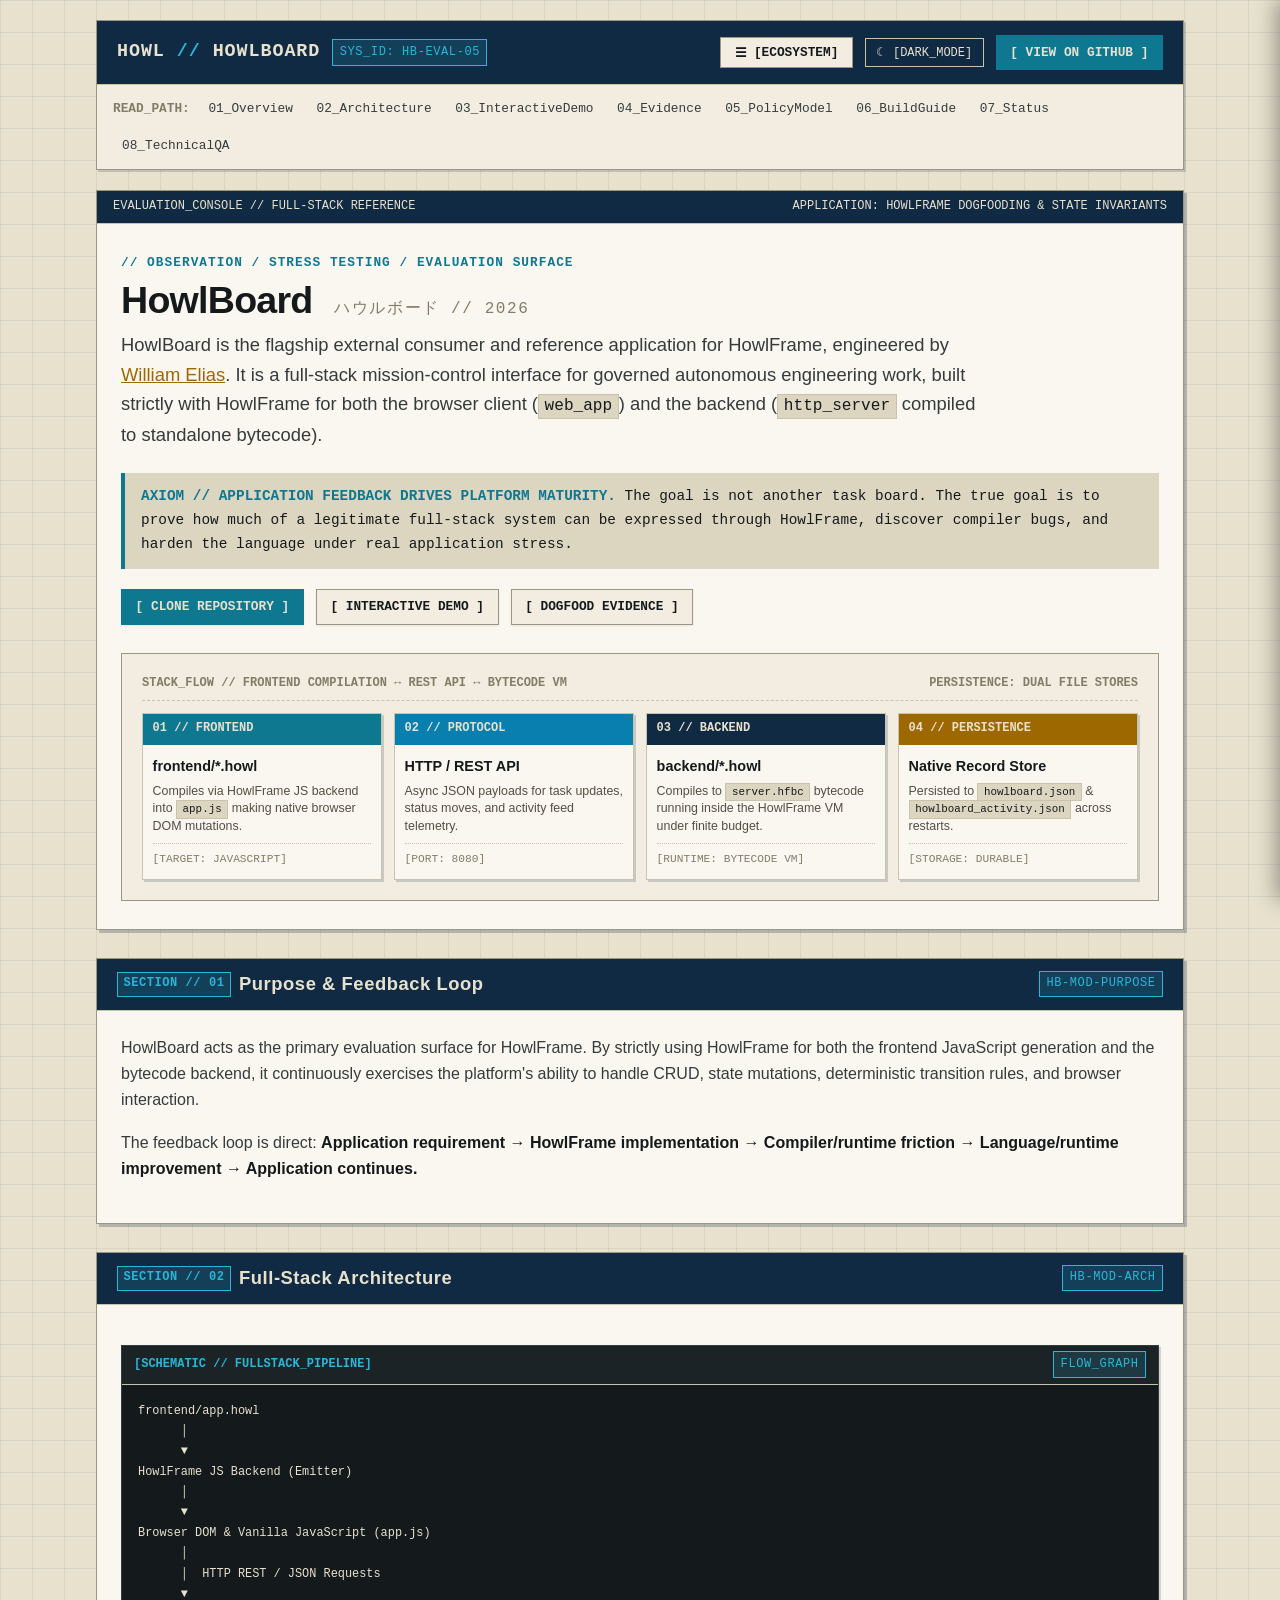
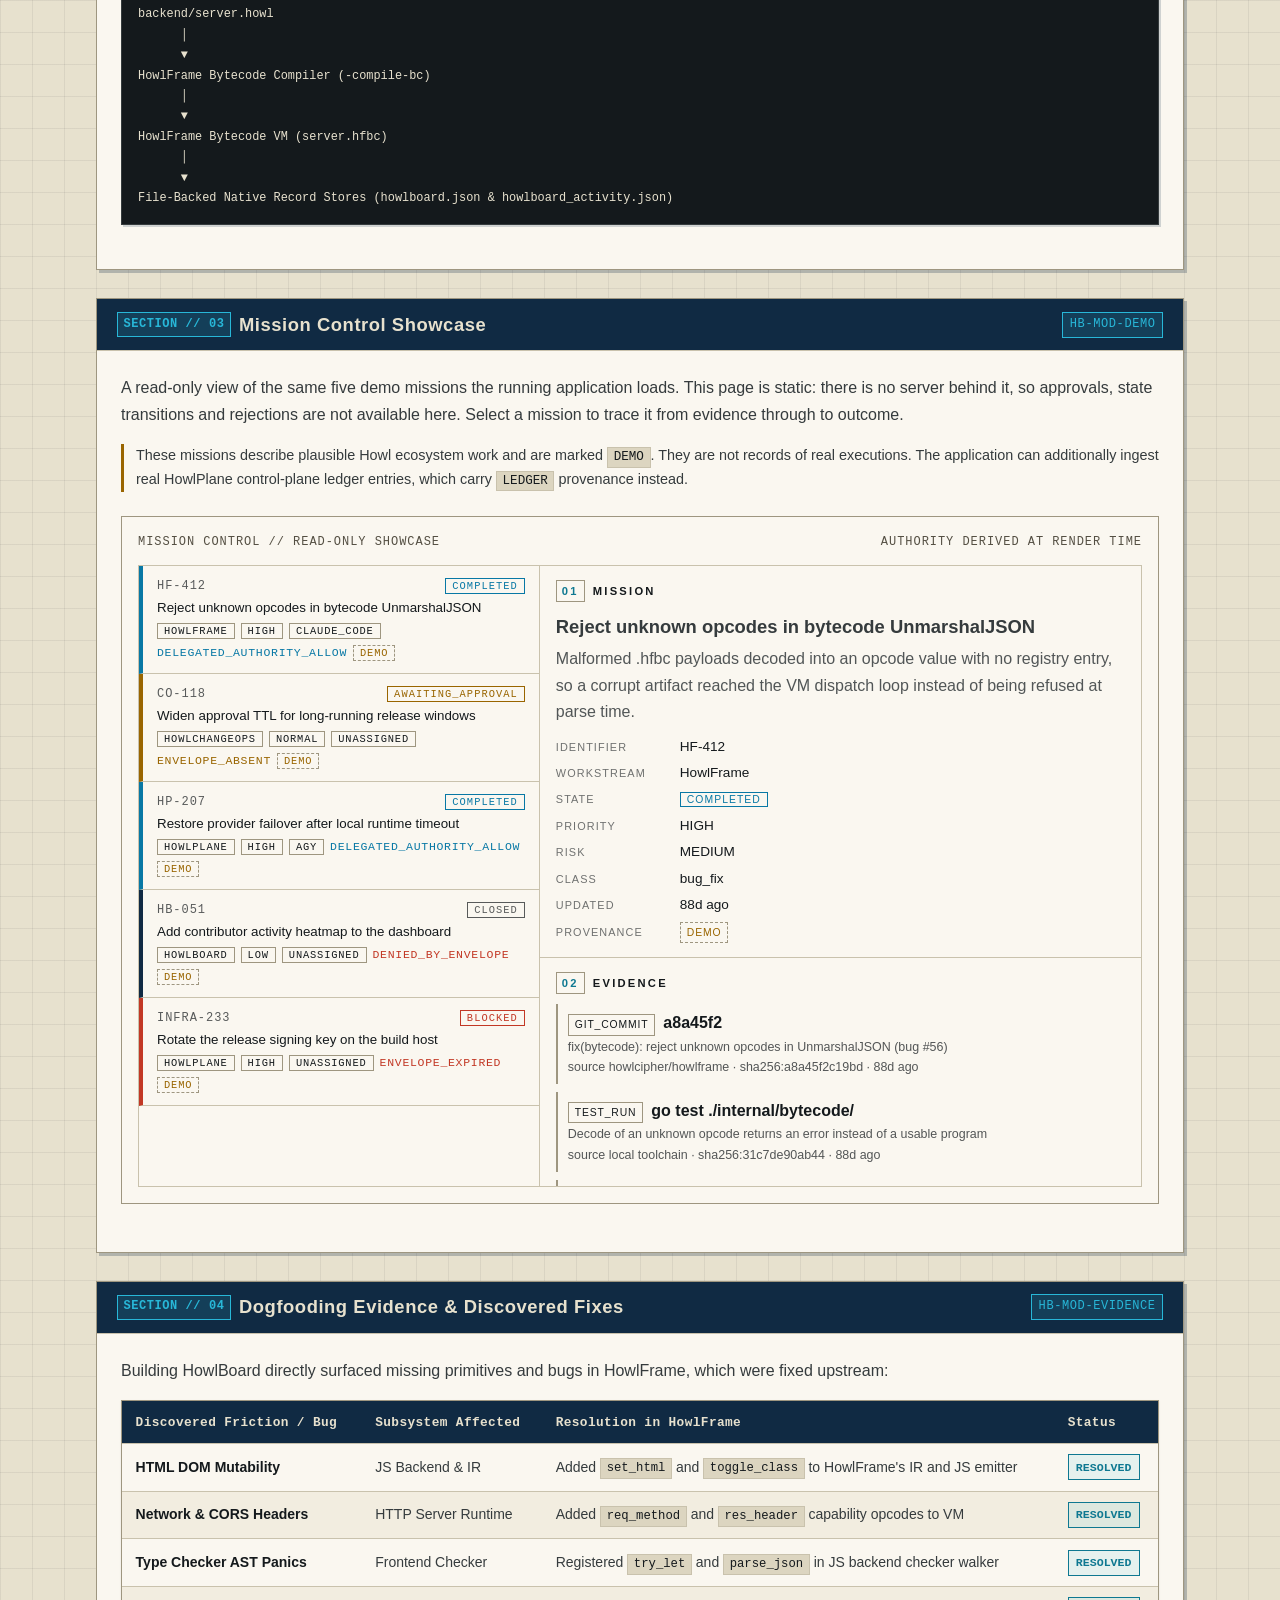
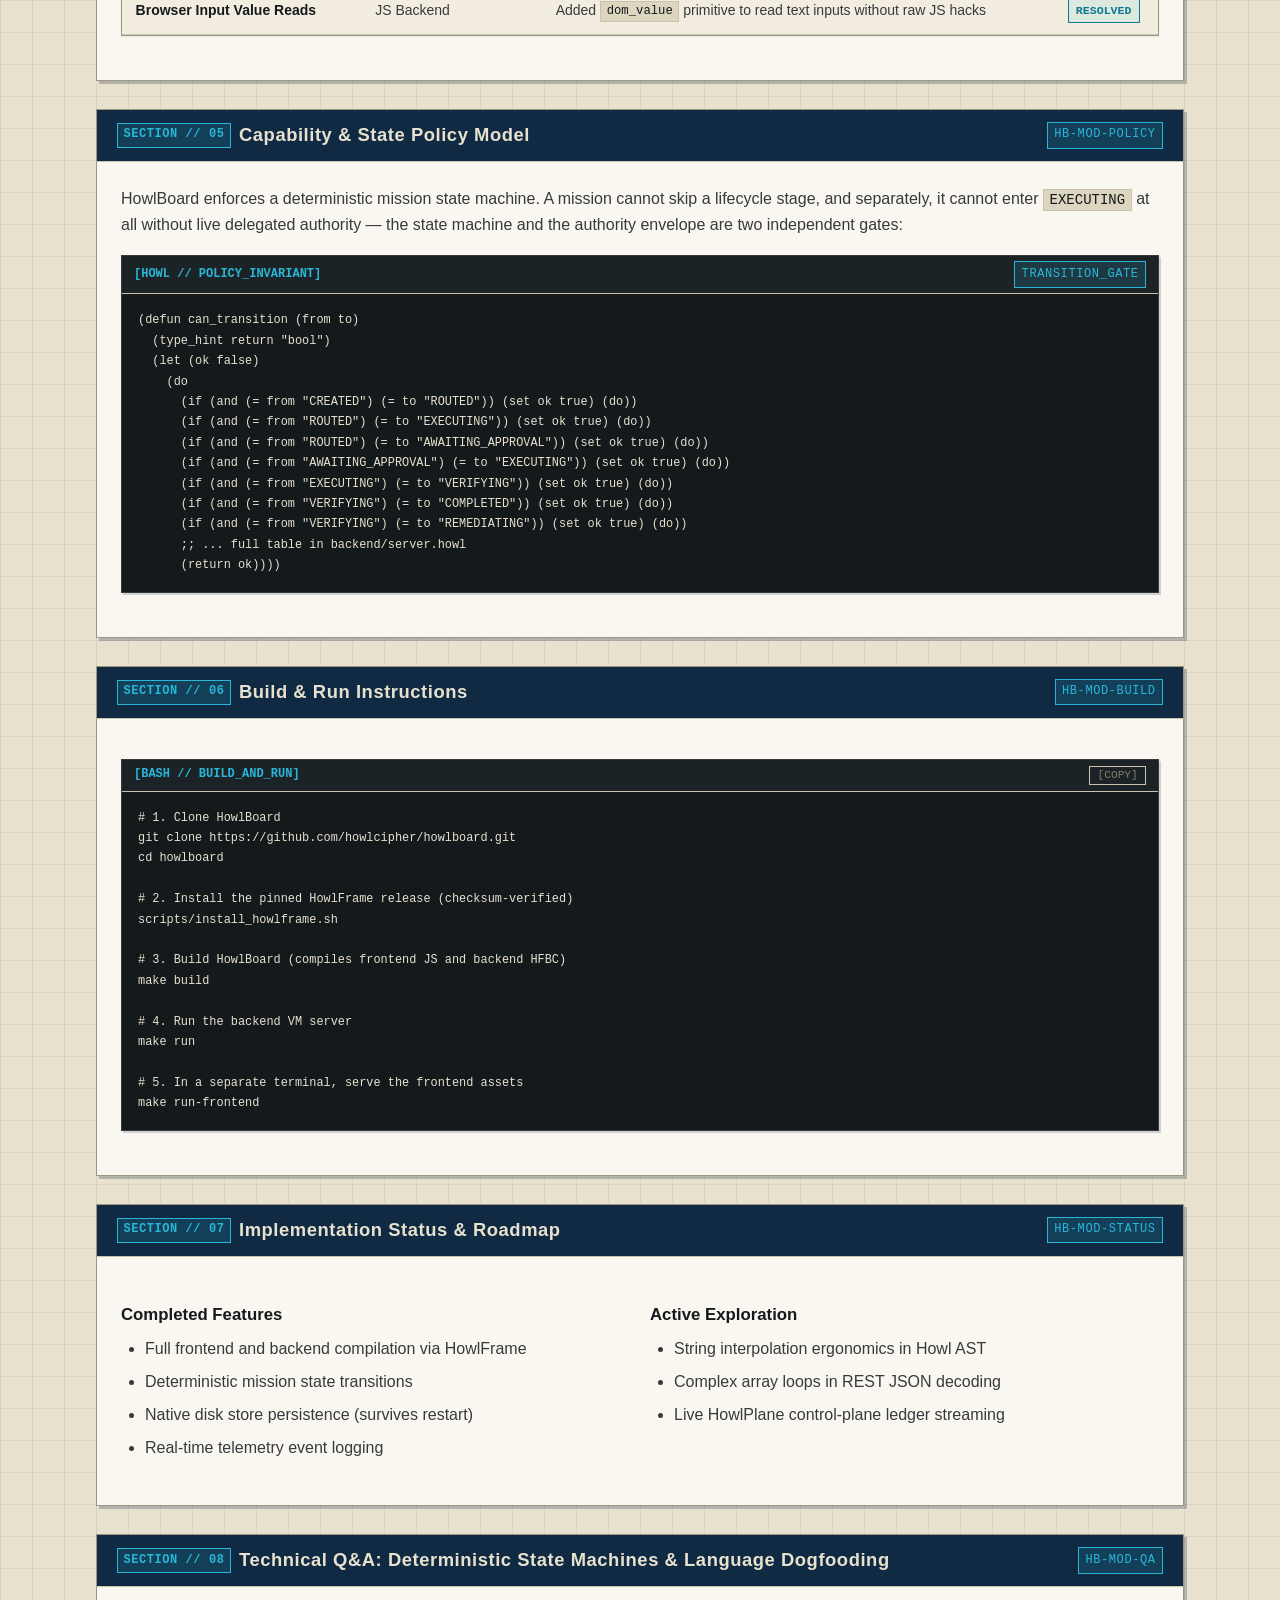
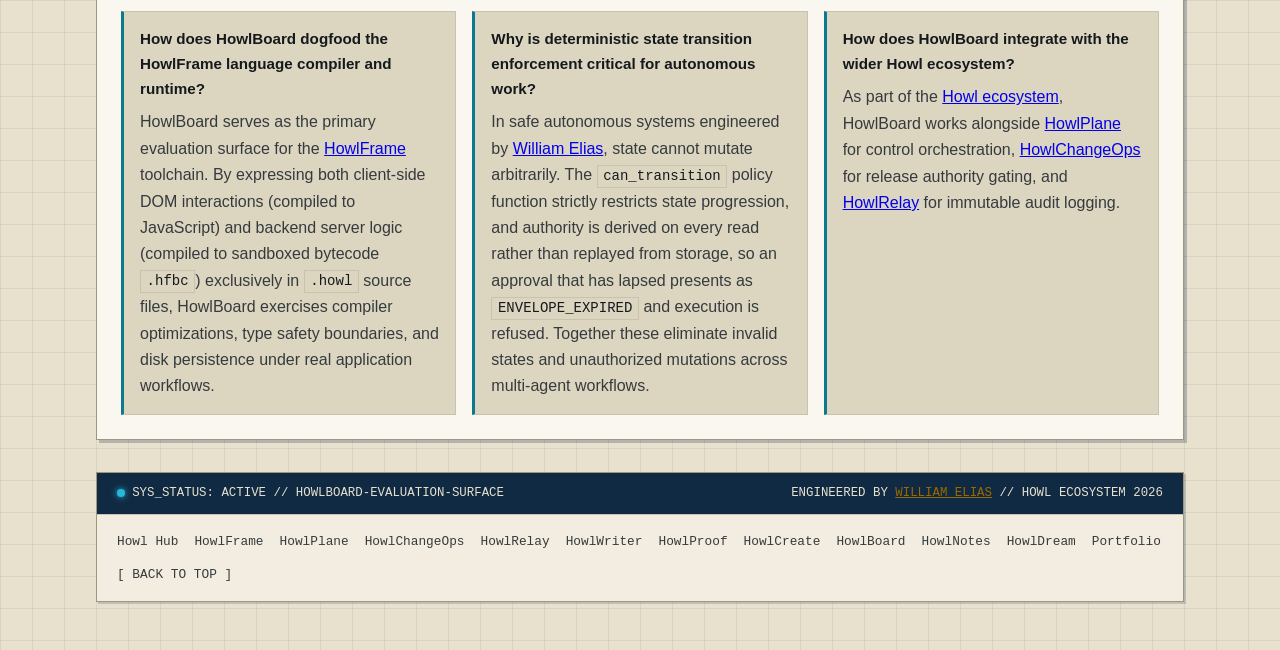
<file: docs/index.html>
<!DOCTYPE html>
<html lang="en">
<head>
    <meta charset="UTF-8">
    <meta name="viewport" content="width=device-width, initial-scale=1">
    <meta name="description" content="HowlBoard is the canonical HowlFrame reference application: mission control for autonomous engineering work, showing authority, evidence and verification.">
    <link rel="canonical" href="https://howlcipher.github.io/howlboard/">

    <!-- Open Graph Metadata -->
    <meta property="og:type" content="website">
    <meta property="og:site_name" content="HowlBoard">
    <meta property="og:title" content="HowlBoard | AI Engineering Mission Control">
    <meta property="og:description" content="Mission control for governed autonomous engineering work, built end to end in HowlFrame. Authority, evidence, verification and outcome, made inspectable.">
    <meta property="og:url" content="https://howlcipher.github.io/howlboard/">
    <meta property="og:image" content="https://howlcipher.github.io/howlboard/social-preview.png">
    <meta property="og:image:width" content="1200">
    <meta property="og:image:height" content="630">
    <meta property="og:image:alt" content="HowlBoard deterministic state matrix and telemetry evaluation surface">

    <!-- Twitter Card Metadata -->
    <meta name="twitter:card" content="summary_large_image">
    <meta name="twitter:title" content="HowlBoard | AI Engineering Mission Control">
    <meta name="twitter:description" content="Mission control for governed autonomous engineering work, built end to end in HowlFrame. Authority, evidence, verification and outcome, made inspectable.">
    <meta name="twitter:image" content="https://howlcipher.github.io/howlboard/social-preview.png">
    <meta name="twitter:image:alt" content="HowlBoard deterministic state matrix and telemetry evaluation surface">

    <!-- JSON-LD Structured Data -->
    <script type="application/ld+json">
    {
      "@context": "https://schema.org",
      "@type": "SoftwareApplication",
      "name": "HowlBoard",
      "applicationCategory": "DeveloperApplication",
      "operatingSystem": "POSIX, Linux, macOS",
      "description": "Full-stack deterministic board application and evaluation surface used to dogfood and stress-test the HowlFrame language runtime, persistence, and capability boundaries.",
      "url": "https://howlcipher.github.io/howlboard/",
      "author": {
        "@type": "Person",
        "name": "William Elias",
        "url": "https://howlcipher.github.io/william_elias/"
      },
      "isPartOf": {
        "@type": "SoftwareApplication",
        "name": "Howl Autonomous Software Engineering Ecosystem",
        "url": "https://howlcipher.github.io/howl/"
      }
    }
    </script>

    <title>HowlBoard | AI Engineering Mission Control</title>
    <link rel="stylesheet" href="style.css">
    <link rel="icon" type="image/svg+xml" href="favicon.svg">
    <link rel="alternate icon" type="image/png" href="favicon.png">
</head>
<body>
    <a class="skip-link" href="#main-content">Skip to main content</a>

    <!-- Ecosystem Slide-out Drawer Overlay -->
    <div id="eco-drawer-overlay" class="eco-drawer-overlay" aria-hidden="true"></div>

    <!-- Ecosystem Slide-out Drawer Panel -->
    <aside id="eco-drawer" class="eco-drawer" aria-label="Howl Ecosystem Directory" aria-hidden="true">
        <div class="drawer-header">
            <div class="drawer-title">HOWL // ECOSYSTEM DIRECTORY</div>
            <button id="eco-drawer-close" class="btn-drawer-close" type="button" aria-label="Close ecosystem directory">[✕ CLOSE]</button>
        </div>
        <div class="drawer-body">
            <a href="https://howlcipher.github.io/howl/" class="drawer-node-card">
                <div class="node-card-top">
                    <span class="node-card-name">HOWL // HUB</span>
                    <span class="node-card-role">[PORTAL]</span>
                </div>
                <div class="node-card-desc">Central ecosystem portal, architectural blueprint, and cross-project governance map.</div>
            </a>

            <a href="https://howlcipher.github.io/howlproof/" class="drawer-node-card">
                <div class="node-card-top">
                    <span class="node-card-name">HOWLPROOF</span>
                    <span class="node-card-role" style="color: var(--color-red);">[RED-TEAM QA]</span>
                </div>
                <div class="node-card-desc">Independent adversarial evaluation, falsification, reproducible findings, and evidence for verdicts.</div>
            </a>

            <a href="https://howlcipher.github.io/howlframe/" class="drawer-node-card">
                <div class="node-card-top">
                    <span class="node-card-name">HOWLFRAME</span>
                    <span class="node-card-role" style="color: var(--color-magenta);">[VM &amp; COMPILER]</span>
                </div>
                <div class="node-card-desc">AI-native reasoning language, typed intermediate representation, and sandboxed bytecode VM.</div>
            </a>

            <a href="https://howlcipher.github.io/howlplane/" class="drawer-node-card">
                <div class="node-card-top">
                    <span class="node-card-name">HOWLPLANE</span>
                    <span class="node-card-role" style="color: var(--color-blue);">[CONTROL PLANE]</span>
                </div>
                <div class="node-card-desc">Engineering control plane with deterministic routing, adversarial falsification, and human gates.</div>
            </a>

            <a href="https://howlcipher.github.io/howlchangeops/" class="drawer-node-card">
                <div class="node-card-top">
                    <span class="node-card-name">HOWLCHANGEOPS</span>
                    <span class="node-card-role" style="color: var(--color-red);">[AUTHORITY GATE]</span>
                </div>
                <div class="node-card-desc">Governed release controller enforcing cryptographic human approvals and bounded Git mutations.</div>
            </a>

            <a href="https://howlcipher.github.io/howlrelay/" class="drawer-node-card">
                <div class="node-card-top">
                    <span class="node-card-name">HOWLRELAY</span>
                    <span class="node-card-role" style="color: var(--color-green);">[AUDIT RELAY]</span>
                </div>
                <div class="node-card-desc">Append-only signed audit ledger guaranteeing verifiable execution trails.</div>
            </a>

            <a href="https://howlcipher.github.io/howlwriter/" class="drawer-node-card">
                <div class="node-card-top">
                    <span class="node-card-name">HOWLWRITER</span>
                    <span class="node-card-role" style="color: var(--color-magenta);">[WRITING CONTROL]</span>
                </div>
                <div class="node-card-desc">Writing control system for voice preservation, deterministic style linting, humanization, and review.</div>
            </a>

            <a href="https://howlcipher.github.io/howlcreate/" class="drawer-node-card">
                <div class="node-card-top">
                    <span class="node-card-name">HOWLCREATE</span>
                    <span class="node-card-role" style="color: var(--color-cyan);">[PROJECT SCAFFOLD]</span>
                </div>
                <div class="node-card-desc">Interactive CLI scaffolding governed templates for deterministic HowlFrame applications.</div>
            </a>

            <a href="https://howlcipher.github.io/howlboard/" class="drawer-node-card active-hub">
                <div class="node-card-top">
                    <span class="node-card-name">HOWLBOARD</span>
                    <span class="node-card-role" style="color: var(--color-amber);">[EVALUATION SURFACE]</span>
                </div>
                <div class="node-card-desc">Observation console and full-stack deterministic task state machine application.</div>
            </a>

            <a href="https://howlcipher.github.io/howlnotes/" class="drawer-node-card">
                <div class="node-card-top">
                    <span class="node-card-name">HOWLNOTES</span>
                    <span class="node-card-role" style="color: var(--color-cyan);">[KNOWLEDGE NOTEBOOK]</span>
                </div>
                <div class="node-card-desc">Engineering knowledge notebook &amp; full-stack dogfood consumer proving native persistent storage.</div>
            </a>

            <a href="https://howlcipher.github.io/howldream/" class="drawer-node-card">
                <div class="node-card-top">
                    <span class="node-card-name">HOWLDREAM</span>
                    <span class="node-card-role" style="color: var(--color-khaki);">[CONTROLLED DIVERGENCE]</span>
                </div>
                <div class="node-card-desc">Controlled divergent experiments, hallucination testing, failure analysis, and scoped verification.</div>
            </a>
        </div>
        <div class="drawer-footer">
            <span>● 11 ECOSYSTEM NODES</span>
            <span>AUTH // HOWL 2026</span>
        </div>
    </aside>

    <div class="layout-container">
        <!-- Site Header -->
        <header class="site-header">
            <div class="header-top">
                <div class="header-brand">
                    <a href="https://howlcipher.github.io/howlboard/" class="brand-sig">HOWL <span>//</span> HOWLBOARD</a>
                    <span class="subsystem-tag">SYS_ID: HB-EVAL-05</span>
                </div>
                <div class="header-actions">
                    <button id="eco-menu-toggle" class="btn-eco-toggle" type="button" aria-expanded="false" aria-controls="eco-drawer" aria-label="Toggle Howl Ecosystem Directory">
                        <span aria-hidden="true">☰</span> [ECOSYSTEM]
                    </button>
                    <button id="theme-toggle" class="btn-theme-toggle" type="button" aria-pressed="false">
                        <span aria-hidden="true">☾</span> [DARK_MODE]
                    </button>
                    <a href="https://github.com/howlcipher/howlboard" class="btn-tech btn-tech-primary" target="_blank" rel="noreferrer">
                        [ VIEW ON GITHUB ]
                    </a>
                </div>
            </div>

            <!-- In-Page Section Navigation -->
            <nav class="section-nav" aria-label="Page sections">
                <span class="section-nav-label">READ_PATH:</span>
                <a href="#overview">01_Overview</a>
                <a href="#architecture">02_Architecture</a>
                <a href="#demo">03_InteractiveDemo</a>
                <a href="#dogfooding">04_Evidence</a>
                <a href="#capability">05_PolicyModel</a>
                <a href="#build">06_BuildGuide</a>
                <a href="#status">07_Status</a>
                <a href="#technical-qa">08_TechnicalQA</a>
            </nav>
        </header>

        <!-- Main Content Surface -->
        <main id="main-content">
            <!-- Hero Panel -->
            <section class="hero-panel" aria-labelledby="main-title">
                <div class="hero-banner">
                    <span>EVALUATION_CONSOLE // FULL-STACK REFERENCE</span>
                    <span>APPLICATION: HOWLFRAME DOGFOODING &amp; STATE INVARIANTS</span>
                </div>
                <div class="hero-body">
                    <div class="hero-header-block">
                        <p class="hero-kicker">// observation / stress testing / evaluation surface</p>
                        <h1 id="main-title" class="hero-title">HowlBoard <span class="jp-sub">ハウルボード // 2026</span></h1>
                        <p class="hero-lead">
                            HowlBoard is the flagship external consumer and reference application for HowlFrame, engineered by <a href="https://howlcipher.github.io/william_elias/" style="color: var(--color-amber); text-decoration: underline;">William Elias</a>. It is a full-stack mission-control interface for governed autonomous engineering work, built strictly with HowlFrame for both the browser client (<code>web_app</code>) and the backend (<code>http_server</code> compiled to standalone bytecode).
                        </p>
                    </div>

                    <div class="axiom-card" role="region" aria-label="Core Purpose">
                        <strong>AXIOM // APPLICATION FEEDBACK DRIVES PLATFORM MATURITY.</strong> The goal is not another task board. The true goal is to prove how much of a legitimate full-stack system can be expressed through HowlFrame, discover compiler bugs, and harden the language under real application stress.
                    </div>

                    <div class="hero-actions">
                        <a href="https://github.com/howlcipher/howlboard" class="btn-tech btn-tech-primary" target="_blank" rel="noreferrer">
                            [ CLONE REPOSITORY ]
                        </a>
                        <a href="#demo" class="btn-tech">
                            [ INTERACTIVE DEMO ]
                        </a>
                        <a href="#dogfooding" class="btn-tech">
                            [ DOGFOOD EVIDENCE ]
                        </a>
                    </div>

                    <!-- Hero Architecture Diagram -->
                    <div class="hero-diagram-wrap" aria-label="HowlBoard Full-Stack Architecture">
                        <div class="diagram-header">
                            <span>STACK_FLOW // FRONTEND COMPILATION ↔ REST API ↔ BYTECODE VM</span>
                            <span>PERSISTENCE: DUAL FILE STORES</span>
                        </div>
                        <div class="signal-grid">
                            <div class="console-step step-ui">
                                <div class="cs-header">01 // FRONTEND</div>
                                <div class="cs-body">
                                    <div class="cs-title">frontend/*.howl</div>
                                    <div class="cs-desc">Compiles via HowlFrame JS backend into <code>app.js</code> making native browser DOM mutations.</div>
                                    <div class="cs-tag">[TARGET: JAVASCRIPT]</div>
                                </div>
                            </div>
                            <div class="console-step step-http">
                                <div class="cs-header">02 // PROTOCOL</div>
                                <div class="cs-body">
                                    <div class="cs-title">HTTP / REST API</div>
                                    <div class="cs-desc">Async JSON payloads for task updates, status moves, and activity feed telemetry.</div>
                                    <div class="cs-tag">[PORT: 8080]</div>
                                </div>
                            </div>
                            <div class="console-step step-vm">
                                <div class="cs-header">03 // BACKEND</div>
                                <div class="cs-body">
                                    <div class="cs-title">backend/*.howl</div>
                                    <div class="cs-desc">Compiles to <code>server.hfbc</code> bytecode running inside the HowlFrame VM under finite budget.</div>
                                    <div class="cs-tag">[RUNTIME: BYTECODE VM]</div>
                                </div>
                            </div>
                            <div class="console-step step-store">
                                <div class="cs-header">04 // PERSISTENCE</div>
                                <div class="cs-body">
                                    <div class="cs-title">Native Record Store</div>
                                    <div class="cs-desc">Persisted to <code>howlboard.json</code> &amp; <code>howlboard_activity.json</code> across restarts.</div>
                                    <div class="cs-tag">[STORAGE: DURABLE]</div>
                                </div>
                            </div>
                        </div>
                    </div>
                </div>
            </section>

            <!-- 01 Overview -->
            <section id="overview" class="tech-panel">
                <div class="tech-header">
                    <h2><span class="sec-id">SECTION // 01</span> Purpose &amp; Feedback Loop</h2>
                    <span class="subsystem-tag">HB-MOD-PURPOSE</span>
                </div>
                <div class="tech-body">
                    <p>
                        HowlBoard acts as the primary evaluation surface for HowlFrame. By strictly using HowlFrame for both the frontend JavaScript generation and the bytecode backend, it continuously exercises the platform's ability to handle CRUD, state mutations, deterministic transition rules, and browser interaction.
                    </p>
                    <p>
                        The feedback loop is direct:
                        <strong>Application requirement &rarr; HowlFrame implementation &rarr; Compiler/runtime friction &rarr; Language/runtime improvement &rarr; Application continues.</strong>
                    </p>
                </div>
            </section>

            <!-- 02 Architecture -->
            <section id="architecture" class="tech-panel">
                <div class="tech-header">
                    <h2><span class="sec-id">SECTION // 02</span> Full-Stack Architecture</h2>
                    <span class="subsystem-tag">HB-MOD-ARCH</span>
                </div>
                <div class="tech-body">
                    <div class="code-container">
                        <div class="code-header">
                            <span class="code-title">[SCHEMATIC // FULLSTACK_PIPELINE]</span>
                            <span class="subsystem-tag">FLOW_GRAPH</span>
                        </div>
                        <pre><code>frontend/app.howl
      │
      ▼
HowlFrame JS Backend (Emitter)
      │
      ▼
Browser DOM &amp; Vanilla JavaScript (app.js)
      │
      │  HTTP REST / JSON Requests
      ▼
backend/server.howl
      │
      ▼
HowlFrame Bytecode Compiler (-compile-bc)
      │
      ▼
HowlFrame Bytecode VM (server.hfbc)
      │
      ▼
File-Backed Native Record Stores (howlboard.json &amp; howlboard_activity.json)</code></pre>
                    </div>
                </div>
            </section>

            <!-- 03 Interactive Demo Board -->
            <section id="demo" class="tech-panel">
                <div class="tech-header">
                    <h2><span class="sec-id">SECTION // 03</span> Mission Control Showcase</h2>
                    <span class="subsystem-tag">HB-MOD-DEMO</span>
                </div>
                <div class="tech-body">
                    <p>
                        A read-only view of the same five demo missions the running application loads.
                        This page is static: there is no server behind it, so approvals, state
                        transitions and rejections are not available here. Select a mission to trace
                        it from evidence through to outcome.
                    </p>
                    <p class="demo-note">
                        These missions describe plausible Howl ecosystem work and are marked
                        <code>DEMO</code>. They are not records of real executions. The application
                        can additionally ingest real HowlPlane control-plane ledger entries, which
                        carry <code>LEDGER</code> provenance instead.
                    </p>

                    <div class="demo-board-wrap">
                        <div class="demo-board-header">
                            <span>MISSION CONTROL // READ-ONLY SHOWCASE</span>
                            <span>AUTHORITY DERIVED AT RENDER TIME</span>
                        </div>
                        <div class="demo-split">
                            <div id="demo-list" class="demo-list" aria-label="Demo missions"></div>
                            <div id="demo-detail" class="demo-detail" aria-live="polite"></div>
                        </div>
                    </div>
                </div>
            </section>

            <!-- 04 Dogfooding Evidence -->
            <section id="dogfooding" class="tech-panel">
                <div class="tech-header">
                    <h2><span class="sec-id">SECTION // 04</span> Dogfooding Evidence &amp; Discovered Fixes</h2>
                    <span class="subsystem-tag">HB-MOD-EVIDENCE</span>
                </div>
                <div class="tech-body">
                    <p>
                        Building HowlBoard directly surfaced missing primitives and bugs in HowlFrame, which were fixed upstream:
                    </p>
                    <div class="table-wrap">
                        <table>
                            <thead>
                                <tr>
                                    <th>Discovered Friction / Bug</th>
                                    <th>Subsystem Affected</th>
                                    <th>Resolution in HowlFrame</th>
                                    <th>Status</th>
                                </tr>
                            </thead>
                            <tbody>
                                <tr>
                                    <td><strong>HTML DOM Mutability</strong></td>
                                    <td>JS Backend &amp; IR</td>
                                    <td>Added <code>set_html</code> and <code>toggle_class</code> to HowlFrame's IR and JS emitter</td>
                                    <td><span class="chip chip-pass">RESOLVED</span></td>
                                </tr>
                                <tr>
                                    <td><strong>Network &amp; CORS Headers</strong></td>
                                    <td>HTTP Server Runtime</td>
                                    <td>Added <code>req_method</code> and <code>res_header</code> capability opcodes to VM</td>
                                    <td><span class="chip chip-pass">RESOLVED</span></td>
                                </tr>
                                <tr>
                                    <td><strong>Type Checker AST Panics</strong></td>
                                    <td>Frontend Checker</td>
                                    <td>Registered <code>try_let</code> and <code>parse_json</code> in JS backend checker walker</td>
                                    <td><span class="chip chip-pass">RESOLVED</span></td>
                                </tr>
                                <tr>
                                    <td><strong>Browser Input Value Reads</strong></td>
                                    <td>JS Backend</td>
                                    <td>Added <code>dom_value</code> primitive to read text inputs without raw JS hacks</td>
                                    <td><span class="chip chip-pass">RESOLVED</span></td>
                                </tr>
                            </tbody>
                        </table>
                    </div>
                </div>
            </section>

            <!-- 05 Capability Model -->
            <section id="capability" class="tech-panel">
                <div class="tech-header">
                    <h2><span class="sec-id">SECTION // 05</span> Capability &amp; State Policy Model</h2>
                    <span class="subsystem-tag">HB-MOD-POLICY</span>
                </div>
                <div class="tech-body">
                    <p>
                        HowlBoard enforces a deterministic mission state machine. A mission cannot skip a lifecycle stage, and separately, it cannot enter <code>EXECUTING</code> at all without live delegated authority &mdash; the state machine and the authority envelope are two independent gates:
                    </p>
                    <div class="code-container">
                        <div class="code-header">
                            <span class="code-title">[HOWL // POLICY_INVARIANT]</span>
                            <span class="subsystem-tag">TRANSITION_GATE</span>
                        </div>
                        <pre><code>(defun can_transition (from to)
  (type_hint return "bool")
  (let (ok false)
    (do
      (if (and (= from "CREATED") (= to "ROUTED")) (set ok true) (do))
      (if (and (= from "ROUTED") (= to "EXECUTING")) (set ok true) (do))
      (if (and (= from "ROUTED") (= to "AWAITING_APPROVAL")) (set ok true) (do))
      (if (and (= from "AWAITING_APPROVAL") (= to "EXECUTING")) (set ok true) (do))
      (if (and (= from "EXECUTING") (= to "VERIFYING")) (set ok true) (do))
      (if (and (= from "VERIFYING") (= to "COMPLETED")) (set ok true) (do))
      (if (and (= from "VERIFYING") (= to "REMEDIATING")) (set ok true) (do))
      ;; ... full table in backend/server.howl
      (return ok))))</code></pre>
                    </div>
                </div>
            </section>

            <!-- 06 Build -->
            <section id="build" class="tech-panel">
                <div class="tech-header">
                    <h2><span class="sec-id">SECTION // 06</span> Build &amp; Run Instructions</h2>
                    <span class="subsystem-tag">HB-MOD-BUILD</span>
                </div>
                <div class="tech-body">
                    <div class="code-container">
                        <div class="code-header">
                            <span class="code-title">[BASH // BUILD_AND_RUN]</span>
                            <button class="btn-copy" type="button">[COPY]</button>
                        </div>
                        <pre><code># 1. Clone HowlBoard
git clone https://github.com/howlcipher/howlboard.git
cd howlboard

# 2. Install the pinned HowlFrame release (checksum-verified)
scripts/install_howlframe.sh

# 3. Build HowlBoard (compiles frontend JS and backend HFBC)
make build

# 4. Run the backend VM server
make run

# 5. In a separate terminal, serve the frontend assets
make run-frontend</code></pre>
                    </div>
                </div>
            </section>

            <!-- 07 Status -->
            <section id="status" class="tech-panel">
                <div class="tech-header">
                    <h2><span class="sec-id">SECTION // 07</span> Implementation Status &amp; Roadmap</h2>
                    <span class="subsystem-tag">HB-MOD-STATUS</span>
                </div>
                <div class="tech-body">
                    <div class="grid-2col">
                        <div>
                            <h3>Completed Features</h3>
                            <ul>
                                <li>Full frontend and backend compilation via HowlFrame</li>
                                <li>Deterministic mission state transitions</li>
                                <li>Native disk store persistence (survives restart)</li>
                                <li>Real-time telemetry event logging</li>
                            </ul>
                        </div>
                        <div>
                            <h3>Active Exploration</h3>
                            <ul>
                                <li>String interpolation ergonomics in Howl AST</li>
                                <li>Complex array loops in REST JSON decoding</li>
                                <li>Live HowlPlane control-plane ledger streaming</li>
                            </ul>
                        </div>
                    </div>
                </div>
            <!-- 08 Technical Q&A -->
            </section>

            <section id="technical-qa" class="tech-panel">
                <div class="tech-header">
                    <h2><span class="sec-id">SECTION // 08</span> Technical Q&amp;A: Deterministic State Machines &amp; Language Dogfooding</h2>
                    <span class="subsystem-tag">HB-MOD-QA</span>
                </div>
                <div class="tech-body">
                    <div class="qa-grid">
                        <div class="qa-item">
                            <h3>How does HowlBoard dogfood the HowlFrame language compiler and runtime?</h3>
                            <p>
                                HowlBoard serves as the primary evaluation surface for the <a href="https://howlcipher.github.io/howlframe/">HowlFrame</a> toolchain. By expressing both client-side DOM interactions (compiled to JavaScript) and backend server logic (compiled to sandboxed bytecode <code>.hfbc</code>) exclusively in <code>.howl</code> source files, HowlBoard exercises compiler optimizations, type safety boundaries, and disk persistence under real application workflows.
                            </p>
                        </div>
                        <div class="qa-item">
                            <h3>Why is deterministic state transition enforcement critical for autonomous work?</h3>
                            <p>
                                In safe autonomous systems engineered by <a href="https://howlcipher.github.io/william_elias/">William Elias</a>, state cannot mutate arbitrarily. The <code>can_transition</code> policy function strictly restricts state progression, and authority is derived on every read rather than replayed from storage, so an approval that has lapsed presents as <code>ENVELOPE_EXPIRED</code> and execution is refused. Together these eliminate invalid states and unauthorized mutations across multi-agent workflows.
                            </p>
                        </div>
                        <div class="qa-item">
                            <h3>How does HowlBoard integrate with the wider Howl ecosystem?</h3>
                            <p>
                                As part of the <a href="https://howlcipher.github.io/howl/">Howl ecosystem</a>, HowlBoard works alongside <a href="https://howlcipher.github.io/howlplane/">HowlPlane</a> for control orchestration, <a href="https://howlcipher.github.io/howlchangeops/">HowlChangeOps</a> for release authority gating, and <a href="https://howlcipher.github.io/howlrelay/">HowlRelay</a> for immutable audit logging.
                            </p>
                        </div>
                    </div>
                </div>
            </section>
        </main>

        <!-- Site Footer -->
        <footer class="site-footer">
            <div class="footer-telemetry">
                <div class="status-indicator">
                    <span class="status-dot" aria-hidden="true"></span>
                    <span>SYS_STATUS: ACTIVE // HOWLBOARD-EVALUATION-SURFACE</span>
                </div>
                <div>ENGINEERED BY <a href="https://howlcipher.github.io/william_elias/" style="color: var(--color-amber); text-decoration: underline;">WILLIAM ELIAS</a> // HOWL ECOSYSTEM 2026</div>
            </div>
            <div class="footer-links">
                <nav class="footer-nav" aria-label="Ecosystem Links">
                    <a href="https://howlcipher.github.io/howl/">Howl Hub</a>
                    <a href="https://howlcipher.github.io/howlframe/">HowlFrame</a>
                    <a href="https://howlcipher.github.io/howlplane/">HowlPlane</a>
                    <a href="https://howlcipher.github.io/howlchangeops/">HowlChangeOps</a>
                    <a href="https://howlcipher.github.io/howlrelay/">HowlRelay</a>
                    <a href="https://howlcipher.github.io/howlwriter/">HowlWriter</a>
                    <a href="https://howlcipher.github.io/howlproof/">HowlProof</a>
                    <a href="https://howlcipher.github.io/howlcreate/">HowlCreate</a>
                    <a href="https://howlcipher.github.io/howlboard/">HowlBoard</a>
                    <a href="https://howlcipher.github.io/howlnotes/">HowlNotes</a>
                    <a href="https://howlcipher.github.io/howldream/">HowlDream</a>
                    <a href="https://howlcipher.github.io/william_elias/">Portfolio</a>
                </nav>
                <a href="#main-content">[ BACK TO TOP ]</a>
            </div>
        </footer>
    </div>

    <script src="script.js"></script>
    <script>globalThis.HOWLFRAME_ALLOW_CAPS = "network:fetch=" + location.host;</script>
    <script src="demo.js"></script>
</body>
</html>
</file>
<file: docs/style.css>
/* ==========================================================================
   HOWL ECOSYSTEM // SHARED VISUAL SYSTEM
   Project: HOWLBOARD (Evaluation Surface, Telemetry & Deterministic Board)
   Design Language: 2026 Science SARU / Ghost in the Shell Retro-Futurist Industrial
   Theme: Engineering Instrumentation Console, Cyan/Blue telemetry streams,
          Amber transition gates, subtle Red failure states, warm Shell White surface.
   ========================================================================== */

:root {
  /* Core Howl Primitive Palette */
  --howl-near-black: #14191C;
  --howl-gunmetal:   #353B3D;
  --howl-navy:       #102A43;

  --howl-blue:       #087FAF;
  --howl-cyan:       #28B7D8;

  --howl-red:        #D94732;
  --howl-magenta:    #E21D68;
  --howl-amber:      #F2A91B;

  --howl-shell:      #E7E1CE;
  --howl-khaki:      #827C68;

  /* Typography */
  --font-sans: -apple-system, BlinkMacSystemFont, "Segoe UI", Roboto, "Helvetica Neue", Arial, sans-serif;
  --font-mono: "SF Mono", "Cascadia Code", "Source Code Pro", Menlo, Monaco, Consolas, "Liberation Mono", monospace;

  /* Light Theme */
  --bg-primary:        #E7E1CE;
  --bg-surface:        #F2EDE0;
  --bg-sunken:         #DCD5C0;
  --bg-panel:          #FAF7F0;
  --bg-header-band:    #102A43;
  --bg-code:           #14191C;
  --bg-code-header:    #1C2327;

  --text-primary:      #14191C;
  --text-secondary:    #353B3D;
  --text-muted:        #544F43;
  --text-dim:          #827C68;
  --text-on-dark:      #E7E1CE;
  --text-code:         #E7E1CE;

  --border-subtle:     #C9C2AD;
  --border-medium:     #9E9680;
  --border-strong:     #102A43;
  --border-tech:       #353B3D;

  --color-cyan:        #0E7891;
  --color-cyan-chip:   #28B7D8;
  --color-blue:        #087FAF;
  --color-red:         #C23825;
  --color-red-chip:    #D94732;
  --color-magenta:     #C41256;
  --color-amber:       #9E6800;
  --color-amber-chip:  #F2A91B;
  --color-navy:        #102A43;
  --color-khaki:       #827C68;

  --shadow-flat:       0 1px 2px rgba(20, 25, 28, 0.08);
  --shadow-tech:       2px 2px 0px rgba(16, 42, 67, 0.18);
  --shadow-panel:      3px 3px 0px rgba(16, 42, 67, 0.25);

  --grid-line:         rgba(53, 59, 61, 0.08);
}

[data-theme="dark"] {
  --bg-primary:        #14191C;
  --bg-surface:        #1B2226;
  --bg-sunken:         #0E1214;
  --bg-panel:          #1F282D;
  --bg-header-band:    #102A43;
  --bg-code:           #0E1214;
  --bg-code-header:    #161E22;

  --text-primary:      #E7E1CE;
  --text-secondary:    #B8B19E;
  --text-muted:        #827C68;
  --text-dim:          #59666E;
  --text-on-dark:      #E7E1CE;
  --text-code:         #E7E1CE;

  --border-subtle:     #283339;
  --border-medium:     #3D4D56;
  --border-strong:     #28B7D8;
  --border-tech:       #087FAF;

  --color-cyan:        #28B7D8;
  --color-cyan-chip:   #28B7D8;
  --color-blue:        #087FAF;
  --color-red:         #D94732;
  --color-red-chip:    #D94732;
  --color-magenta:     #E21D68;
  --color-amber:       #F2A91B;
  --color-amber-chip:  #F2A91B;
  --color-navy:        #1B3F63;
  --color-khaki:       #827C68;

  --shadow-flat:       0 1px 3px rgba(0, 0, 0, 0.5);
  --shadow-tech:       2px 2px 0px rgba(0, 0, 0, 0.6);
  --shadow-panel:      3px 3px 0px rgba(0, 0, 0, 0.7);

  --grid-line:         rgba(231, 225, 206, 0.04);
}

* {
  box-sizing: border-box;
  margin: 0;
  padding: 0;
}

html {
  font-size: 16px;
  scroll-behavior: smooth;
}

body {
  background-color: var(--bg-primary);
  color: var(--text-primary);
  font-family: var(--font-sans);
  font-size: 1rem;
  line-height: 1.65;
  background-image: 
    linear-gradient(var(--grid-line) 1px, transparent 1px),
    linear-gradient(90deg, var(--grid-line) 1px, transparent 1px);
  background-size: 32px 32px;
  min-height: 100vh;
  -webkit-font-smoothing: antialiased;
}

.skip-link {
  position: absolute;
  top: -9999px;
  left: 1rem;
  background: var(--color-cyan);
  color: var(--text-on-dark);
  padding: 0.75rem 1.25rem;
  font-family: var(--font-mono);
  font-size: 0.875rem;
  font-weight: 700;
  z-index: 1000;
  text-decoration: none;
  border: 1px solid var(--howl-shell);
}
.skip-link:focus {
  top: 1rem;
}

:focus-visible {
  outline: 2px solid var(--color-cyan);
  outline-offset: 2px;
}

.layout-container {
  max-width: 1120px;
  margin: 0 auto;
  padding: 1.25rem 1rem 3rem 1rem;
}

/* Site Header */
.site-header {
  border: 1px solid var(--border-medium);
  background: var(--bg-panel);
  box-shadow: var(--shadow-tech);
  margin-bottom: 1.25rem;
}

.header-top {
  display: flex;
  justify-content: space-between;
  align-items: center;
  padding: 0.85rem 1.25rem;
  background: var(--bg-header-band);
  color: var(--text-on-dark);
  border-bottom: 1px solid var(--border-subtle);
  flex-wrap: wrap;
  gap: 0.75rem;
}

.header-brand {
  display: flex;
  align-items: center;
  gap: 0.75rem;
}

.brand-sig {
  font-family: var(--font-mono);
  font-weight: 700;
  font-size: 1.15rem;
  letter-spacing: 0.05em;
  color: var(--howl-shell);
  text-decoration: none;
}

.brand-sig span {
  color: var(--howl-cyan);
}

.subsystem-tag {
  font-family: var(--font-mono);
  font-size: 0.75rem;
  background: rgba(40, 183, 216, 0.15);
  color: var(--howl-cyan);
  border: 1px solid var(--howl-cyan);
  padding: 0.15rem 0.4rem;
  letter-spacing: 0.05em;
}

.header-actions {
  display: flex;
  align-items: center;
  gap: 0.75rem;
}

.btn-tech {
  display: inline-flex;
  align-items: center;
  gap: 0.4rem;
  font-family: var(--font-mono);
  font-size: 0.8rem;
  font-weight: 700;
  padding: 0.4rem 0.85rem;
  background: var(--bg-surface);
  color: var(--text-primary);
  border: 1px solid var(--border-medium);
  text-decoration: none;
  cursor: pointer;
  box-shadow: var(--shadow-flat);
  transition: background 0.15s, border-color 0.15s;
}

.btn-tech:hover {
  background: var(--bg-primary);
  border-color: var(--color-cyan);
}

.btn-tech-primary {
  background: var(--color-cyan);
  color: var(--howl-shell);
  border-color: var(--color-cyan);
}
.btn-tech-primary:hover {
  background: #08667c;
  border-color: var(--howl-blue);
}

.btn-theme-toggle {
  background: transparent;
  color: var(--howl-shell);
  border: 1px solid var(--border-subtle);
  font-family: var(--font-mono);
  font-size: 0.75rem;
  padding: 0.35rem 0.65rem;
  cursor: pointer;
  display: inline-flex;
  align-items: center;
  gap: 0.35rem;
}
.btn-theme-toggle:hover {
  border-color: var(--howl-cyan);
  color: var(--howl-cyan);
}

.btn-eco-toggle {
  background: var(--bg-surface);
  color: var(--text-primary);
  border: 1px solid var(--border-medium);
  font-family: var(--font-mono);
  font-size: 0.8rem;
  font-weight: 700;
  padding: 0.4rem 0.85rem;
  cursor: pointer;
  display: inline-flex;
  align-items: center;
  gap: 0.45rem;
}
.btn-eco-toggle:hover {
  border-color: var(--color-cyan);
  color: var(--color-cyan);
}

/* In-Page Navigation */
.section-nav {
  display: flex;
  align-items: center;
  gap: 0.35rem;
  padding: 0.5rem 1rem;
  background: var(--bg-surface);
  overflow-x: auto;
  font-family: var(--font-mono);
  font-size: 0.8rem;
  flex-wrap: wrap;
}

.section-nav-label {
  font-weight: 700;
  color: var(--text-dim);
  margin-right: 0.25rem;
}

.section-nav a {
  color: var(--text-secondary);
  text-decoration: none;
  padding: 0.25rem 0.5rem;
  border: 1px solid transparent;
  transition: all 0.15s;
}

.section-nav a:hover {
  background: var(--bg-panel);
  border-color: var(--border-medium);
  color: var(--color-cyan);
}

/* ==========================================================================
   HAMBURGER / ECOSYSTEM DRAWER
   ========================================================================== */

.eco-drawer-overlay {
  position: fixed;
  inset: 0;
  background: rgba(16, 42, 67, 0.7);
  backdrop-filter: blur(2px);
  z-index: 2000;
  display: none;
  opacity: 0;
  transition: opacity 0.2s ease;
}

.eco-drawer-overlay.active {
  display: block;
  opacity: 1;
}

.eco-drawer {
  position: fixed;
  top: 0;
  right: 0;
  width: 480px;
  max-width: 100%;
  height: 100vh;
  background: var(--bg-panel);
  border-left: 2px solid var(--border-strong);
  box-shadow: -4px 0 20px rgba(0, 0, 0, 0.35);
  z-index: 2001;
  transform: translateX(100%);
  transition: transform 0.25s cubic-bezier(0.16, 1, 0.3, 1);
  display: flex;
  flex-direction: column;
  overflow-y: auto;
}

.eco-drawer.active {
  transform: translateX(0);
}

.drawer-header {
  background: var(--bg-header-band);
  color: var(--text-on-dark);
  padding: 1rem 1.25rem;
  display: flex;
  justify-content: space-between;
  align-items: center;
  border-bottom: 1px solid var(--border-subtle);
}

.drawer-title {
  font-family: var(--font-mono);
  font-size: 0.9rem;
  font-weight: 700;
  color: var(--howl-cyan);
}

.btn-drawer-close {
  background: transparent;
  color: var(--howl-shell);
  border: 1px solid var(--border-subtle);
  font-family: var(--font-mono);
  font-size: 0.75rem;
  padding: 0.3rem 0.6rem;
  cursor: pointer;
}
.btn-drawer-close:hover {
  border-color: var(--howl-cyan);
  color: var(--howl-cyan);
}

.drawer-body {
  padding: 1.25rem;
  display: flex;
  flex-direction: column;
  gap: 0.75rem;
  flex: 1;
}

.drawer-node-card {
  background: var(--bg-surface);
  border: 1px solid var(--border-subtle);
  padding: 0.85rem 1rem;
  text-decoration: none;
  color: inherit;
  display: block;
  box-shadow: var(--shadow-flat);
  transition: all 0.15s;
}

.drawer-node-card:hover {
  border-color: var(--color-blue);
  background: var(--bg-panel);
  transform: translateX(-2px);
}

.drawer-node-card.active-hub {
  border-left: 4px solid var(--color-amber);
}

.node-card-top {
  display: flex;
  justify-content: space-between;
  align-items: center;
  margin-bottom: 0.35rem;
}

.node-card-name {
  font-family: var(--font-mono);
  font-weight: 700;
  font-size: 0.95rem;
  color: var(--text-primary);
}

.node-card-role {
  font-family: var(--font-mono);
  font-size: 0.7rem;
  color: var(--color-cyan);
}

.node-card-desc {
  font-size: 0.8rem;
  color: var(--text-muted);
  line-height: 1.4;
}

.drawer-footer {
  background: var(--bg-header-band);
  color: var(--text-on-dark);
  padding: 0.75rem 1.25rem;
  font-family: var(--font-mono);
  font-size: 0.75rem;
  border-top: 1px solid var(--border-subtle);
  display: flex;
  justify-content: space-between;
}

/* ==========================================================================
   HERO PANEL
   ========================================================================== */

.hero-panel {
  background: var(--bg-panel);
  border: 1px solid var(--border-medium);
  box-shadow: var(--shadow-panel);
  margin-bottom: 1.75rem;
  position: relative;
}

.hero-banner {
  background: var(--bg-header-band);
  color: var(--text-on-dark);
  padding: 0.4rem 1rem;
  font-family: var(--font-mono);
  font-size: 0.75rem;
  display: flex;
  justify-content: space-between;
  border-bottom: 1px solid var(--border-subtle);
  flex-wrap: wrap;
}

.hero-body {
  padding: 1.75rem 1.5rem;
}

.hero-header-block {
  margin-bottom: 1.5rem;
}

.hero-kicker {
  font-family: var(--font-mono);
  font-size: 0.8rem;
  color: var(--color-cyan);
  font-weight: 700;
  letter-spacing: 0.08em;
  margin-bottom: 0.35rem;
  text-transform: uppercase;
}

.hero-title {
  font-size: 2.35rem;
  font-weight: 800;
  letter-spacing: -0.02em;
  color: var(--text-primary);
  line-height: 1.15;
  margin-bottom: 0.5rem;
}

.hero-title .jp-sub {
  font-size: 1rem;
  font-weight: 400;
  font-family: var(--font-mono);
  color: var(--text-dim);
  margin-left: 0.75rem;
  letter-spacing: 0.1em;
}

.hero-lead {
  font-size: 1.15rem;
  line-height: 1.6;
  color: var(--text-secondary);
  max-width: 860px;
  margin-bottom: 1rem;
}

.axiom-card {
  border-left: 4px solid var(--color-cyan);
  background: var(--bg-sunken);
  padding: 0.75rem 1rem;
  font-family: var(--font-mono);
  font-size: 0.9rem;
  margin-bottom: 1.25rem;
}

.axiom-card strong {
  color: var(--color-cyan);
}

.hero-actions {
  display: flex;
  gap: 0.75rem;
  flex-wrap: wrap;
  margin-bottom: 1.75rem;
}

/* Architecture Telemetry Diagram */
.hero-diagram-wrap {
  border: 1px solid var(--border-medium);
  background: var(--bg-surface);
  padding: 1.25rem;
  margin-top: 1rem;
}

.diagram-header {
  display: flex;
  justify-content: space-between;
  font-family: var(--font-mono);
  font-size: 0.75rem;
  font-weight: 700;
  color: var(--text-dim);
  margin-bottom: 0.75rem;
  border-bottom: 1px dashed var(--border-subtle);
  padding-bottom: 0.4rem;
}

.signal-grid {
  display: grid;
  grid-template-columns: repeat(4, 1fr);
  gap: 0.75rem;
}

.console-step {
  background: var(--bg-panel);
  border: 1px solid var(--border-subtle);
  box-shadow: var(--shadow-tech);
  display: flex;
  flex-direction: column;
}

.cs-header {
  padding: 0.35rem 0.6rem;
  font-family: var(--font-mono);
  font-size: 0.75rem;
  font-weight: 700;
  color: var(--howl-shell);
  background: var(--howl-navy);
}

.step-ui    .cs-header { background: var(--color-cyan); }
.step-http  .cs-header { background: var(--color-blue); }
.step-vm    .cs-header { background: var(--howl-navy); }
.step-store .cs-header { background: var(--color-amber); }

.cs-body {
  padding: 0.65rem 0.6rem;
  font-size: 0.85rem;
  flex: 1;
}

.cs-title {
  font-weight: 700;
  color: var(--text-primary);
  margin-bottom: 0.25rem;
  font-size: 0.9rem;
}

.cs-desc {
  font-size: 0.775rem;
  color: var(--text-muted);
  line-height: 1.4;
}

.cs-tag {
  margin-top: 0.5rem;
  font-family: var(--font-mono);
  font-size: 0.7rem;
  color: var(--text-dim);
  border-top: 1px dotted var(--border-subtle);
  padding-top: 0.35rem;
}

/* ==========================================================================
   INTERACTIVE DEMO BOARD
   ========================================================================== */

/* Demo-scoped status colours. The site's shared accent tokens sit between
   3.0 and 3.7 against this surface, which is fine for headings but not for the
   0.65-0.72rem status text the showcase uses, so the demo defines its own. */
:root {
  --demo-ok: #0878a5;
  --demo-warn: #996500;
  --demo-bad: #c23825;
  --demo-info: #0e7891;
}
[data-theme="dark"] {
  --demo-ok: #0a9bd6;
  --demo-warn: #c78300;
  --demo-bad: #e06d5e;
  --demo-info: #129ec0;
}

.demo-board-wrap {
  margin: 1.5rem 0;
  background: var(--bg-panel);
  border: 1px solid var(--border-medium);
  padding: 1rem;
}

.demo-board-header {
  display: flex;
  justify-content: space-between;
  align-items: center;
  margin-bottom: 0.75rem;
  font-family: var(--font-mono);
  font-size: 0.8rem;
  color: var(--text-secondary);
}

.demo-console-readout {
  background: var(--bg-code);
  color: var(--howl-cyan);
  padding: 0.5rem 0.75rem;
  font-family: var(--font-mono);
  font-size: 0.75rem;
  border-left: 3px solid var(--color-cyan);
  margin-bottom: 1rem;
}

.board-columns {
  display: grid;
  grid-template-columns: repeat(5, 1fr);
  gap: 0.6rem;
  align-items: start;
}

.board-column {
  background: var(--bg-panel);
  border: 1px solid var(--border-medium);
  box-shadow: var(--shadow-flat);
  min-height: 260px;
  display: flex;
  flex-direction: column;
}

.col-header {
  background: var(--bg-header-band);
  color: var(--text-on-dark);
  padding: 0.4rem 0.5rem;
  font-family: var(--font-mono);
  font-size: 0.75rem;
  font-weight: 700;
  text-align: center;
  border-bottom: 1px solid var(--border-subtle);
  letter-spacing: 0.05em;
}

.col-cards {
  padding: 0.5rem;
  flex: 1;
  display: flex;
  flex-direction: column;
  gap: 0.5rem;
}

.task-card {
  background: var(--bg-surface);
  border: 1px solid var(--border-subtle);
  padding: 0.5rem;
  box-shadow: var(--shadow-tech);
  font-size: 0.8rem;
}

.task-id {
  font-family: var(--font-mono);
  font-size: 0.675rem;
  color: var(--color-cyan);
  font-weight: 700;
  margin-bottom: 0.2rem;
}

.task-title {
  font-weight: 700;
  color: var(--text-primary);
  margin-bottom: 0.25rem;
  line-height: 1.25;
}

.task-desc {
  font-size: 0.725rem;
  color: var(--text-muted);
  margin-bottom: 0.4rem;
  line-height: 1.35;
}

.task-meta {
  display: flex;
  justify-content: space-between;
  font-family: var(--font-mono);
  font-size: 0.675rem;
  color: var(--text-dim);
  border-top: 1px dotted var(--border-subtle);
  padding-top: 0.3rem;
  margin-bottom: 0.35rem;
}

.task-actions {
  display: flex;
  gap: 0.25rem;
  flex-wrap: wrap;
}

.btn-card-action {
  font-family: var(--font-mono);
  font-size: 0.65rem;
  padding: 0.2rem 0.4rem;
  background: var(--bg-panel);
  color: var(--text-primary);
  border: 1px solid var(--border-subtle);
  cursor: pointer;
}
.btn-card-action:hover {
  border-color: var(--color-cyan);
  color: var(--color-cyan);
}

/* ==========================================================================
   TECHNICAL CONTENT PANELS & SECTIONS
   ========================================================================== */

.tech-panel {
  background: var(--bg-panel);
  border: 1px solid var(--border-medium);
  box-shadow: var(--shadow-panel);
  margin-bottom: 1.75rem;
}

.tech-header {
  background: var(--bg-header-band);
  color: var(--text-on-dark);
  padding: 0.65rem 1.25rem;
  display: flex;
  justify-content: space-between;
  align-items: center;
  border-bottom: 1px solid var(--border-subtle);
  flex-wrap: wrap;
  gap: 0.5rem;
}

.tech-header h2 {
  font-size: 1.15rem;
  font-weight: 700;
  letter-spacing: 0.03em;
  display: flex;
  align-items: center;
  gap: 0.5rem;
}

.tech-header .sec-id {
  font-family: var(--font-mono);
  font-size: 0.75rem;
  color: var(--howl-cyan);
  background: rgba(40, 183, 216, 0.15);
  border: 1px solid var(--howl-cyan);
  padding: 0.1rem 0.35rem;
}

.tech-body {
  padding: 1.5rem;
}

.tech-body p {
  margin-bottom: 1rem;
  color: var(--text-secondary);
}

.tech-body h3 {
  font-size: 1.05rem;
  font-weight: 700;
  color: var(--text-primary);
  margin: 1.25rem 0 0.5rem 0;
  font-family: var(--font-sans);
}

.tech-body ul, .tech-body ol {
  margin: 0.5rem 0 1.25rem 1.5rem;
  color: var(--text-secondary);
}

.tech-body li {
  margin-bottom: 0.4rem;
}

.tech-body strong {
  color: var(--text-primary);
}

.grid-2col {
  display: grid;
  grid-template-columns: 1fr 1fr;
  gap: 1.25rem;
}

/* ==========================================================================
   CODE BLOCKS & TERMINALS
   ========================================================================== */

.code-container {
  margin: 1rem 0 1.25rem 0;
  border: 1px solid var(--border-tech);
  background: var(--bg-code);
  box-shadow: var(--shadow-tech);
}

.code-header {
  display: flex;
  justify-content: space-between;
  align-items: center;
  padding: 0.35rem 0.75rem;
  background: var(--bg-code-header);
  border-bottom: 1px solid var(--border-subtle);
  font-family: var(--font-mono);
  font-size: 0.75rem;
  color: var(--howl-shell);
}

.code-title {
  color: var(--howl-cyan);
  font-weight: 700;
}

.btn-copy {
  background: transparent;
  color: var(--text-dim);
  border: 1px solid var(--border-subtle);
  font-family: var(--font-mono);
  font-size: 0.7rem;
  padding: 0.15rem 0.45rem;
  cursor: pointer;
  transition: all 0.15s;
}

.btn-copy:hover {
  color: var(--howl-cyan);
  border-color: var(--howl-cyan);
}

pre {
  margin: 0;
  padding: 1rem;
  overflow-x: auto;
  background: var(--bg-code);
  color: var(--text-code);
  font-family: var(--font-mono);
  font-size: 0.85rem;
  line-height: 1.5;
}

code {
  font-family: var(--font-mono);
  font-size: 0.875em;
  background: var(--bg-sunken);
  color: var(--text-primary);
  padding: 0.15rem 0.35rem;
  border: 1px solid var(--border-subtle);
}

pre code {
  background: transparent;
  padding: 0;
  border: none;
  color: inherit;
}

/* ==========================================================================
   TABLES
   ========================================================================== */

.table-wrap {
  overflow-x: auto;
  margin: 1rem 0 1.25rem 0;
  border: 1px solid var(--border-medium);
  box-shadow: var(--shadow-flat);
}

table {
  width: 100%;
  border-collapse: collapse;
  font-size: 0.875rem;
  text-align: left;
}

th {
  background: var(--bg-header-band);
  color: var(--text-on-dark);
  font-family: var(--font-mono);
  font-size: 0.8rem;
  font-weight: 700;
  padding: 0.65rem 0.85rem;
  border-bottom: 1px solid var(--border-subtle);
  letter-spacing: 0.03em;
}

td {
  padding: 0.65rem 0.85rem;
  border-bottom: 1px solid var(--border-subtle);
  background: var(--bg-panel);
  color: var(--text-secondary);
}

tr:nth-child(even) td {
  background: var(--bg-surface);
}

tr:hover td {
  background: var(--bg-sunken);
}

/* Status Chips */
.chip {
  display: inline-block;
  font-family: var(--font-mono);
  font-size: 0.725rem;
  font-weight: 700;
  padding: 0.15rem 0.45rem;
  border: 1px solid currentColor;
}

.chip-pass, .chip-cyan { color: var(--color-cyan); background: rgba(40, 183, 216, 0.1); }
.chip-allow, .chip-blue { color: var(--color-blue); background: rgba(8, 127, 175, 0.1); }
.chip-deny, .chip-red { color: var(--color-red); background: rgba(217, 71, 50, 0.1); }
.chip-require, .chip-amber { color: var(--color-amber); background: rgba(242, 169, 27, 0.1); }
.chip-ai, .chip-magenta { color: var(--color-magenta); background: rgba(226, 29, 104, 0.1); }

/* ==========================================================================
   FOOTER
   ========================================================================== */

.site-footer {
  border: 1px solid var(--border-medium);
  background: var(--bg-panel);
  box-shadow: var(--shadow-tech);
  margin-top: 2rem;
}

.footer-telemetry {
  background: var(--bg-header-band);
  color: var(--text-on-dark);
  padding: 0.65rem 1.25rem;
  font-family: var(--font-mono);
  font-size: 0.775rem;
  display: flex;
  justify-content: space-between;
  align-items: center;
  border-bottom: 1px solid var(--border-subtle);
  flex-wrap: wrap;
  gap: 0.5rem;
}

.status-indicator {
  display: inline-flex;
  align-items: center;
  gap: 0.45rem;
}

.status-dot {
  width: 8px;
  height: 8px;
  border-radius: 50%;
  background: var(--howl-cyan);
  box-shadow: 0 0 6px var(--howl-cyan);
}

.footer-links {
  padding: 1rem 1.25rem;
  display: flex;
  justify-content: space-between;
  align-items: center;
  font-family: var(--font-mono);
  font-size: 0.8rem;
  background: var(--bg-surface);
  flex-wrap: wrap;
  gap: 0.75rem;
}

.footer-nav {
  display: flex;
  gap: 1rem;
  flex-wrap: wrap;
}

.footer-nav a, .footer-links a {
  color: var(--text-secondary);
  text-decoration: none;
}

.footer-nav a:hover, .footer-links a:hover {
  color: var(--color-cyan);
  text-decoration: underline;
}

@media (max-width: 900px) {
  .signal-grid {
    grid-template-columns: 1fr;
  }
  .board-columns {
    grid-template-columns: 1fr;
  }
  .grid-2col {
    grid-template-columns: 1fr;
  }
  .hero-title {
    font-size: 1.85rem;
  }
  .header-top, .footer-links, .footer-telemetry {
    flex-direction: column;
    align-items: flex-start;
  }
  .eco-drawer {
    width: 100%;
  }
}

@media (prefers-reduced-motion: reduce) {
  * {
    animation-duration: 0.01ms !important;
    transition-duration: 0.01ms !important;
  }
}
/* ============================================================================
   SECTION 03 - Mission control showcase (read-only)

   The showcase is compiled from docs/demo.howl and imports the same rendering
   module as the application, so it emits the application's class names. These
   rules restyle those names for the published site's palette, scoped to the
   demo container so they cannot leak into the rest of the page.
   ========================================================================= */

:root {
  --demo-ok: #0878a5;
  --demo-warn: #996500;
  --demo-bad: #c23825;
  --demo-info: #0e7891;
}
[data-theme="dark"] {
  --demo-ok: #0a9bd6;
  --demo-warn: #c78300;
  --demo-bad: #e06d5e;
  --demo-info: #129ec0;
}

.demo-note {
  border-left: 3px solid var(--demo-warn);
  padding-left: 12px;
  font-size: 0.9rem;
}

.demo-board-wrap {
  margin: 1.5rem 0;
  background: var(--bg-panel);
  border: 1px solid var(--border-medium);
  padding: 1rem;
}

.demo-board-header {
  display: flex;
  justify-content: space-between;
  align-items: center;
  gap: 10px;
  flex-wrap: wrap;
  margin-bottom: 0.75rem;
  font-family: var(--font-mono);
  font-size: 0.75rem;
  letter-spacing: 0.08em;
  color: var(--text-muted);
}

.demo-split {
  display: grid;
  grid-template-columns: minmax(0, 4fr) minmax(0, 6fr);
  gap: 0;
  border: 1px solid var(--border-subtle);
}

.demo-list { border-right: 1px solid var(--border-subtle); max-height: 620px; overflow-y: auto; }
.demo-detail { max-height: 620px; overflow-y: auto; }

/* --- rows, as emitted by view/render_row --- */
.demo-board-wrap .mission-row {
  display: block;
  width: 100%;
  text-align: left;
  background: transparent;
  border: 0;
  border-bottom: 1px solid var(--border-subtle);
  border-left: 4px solid var(--border-medium);
  padding: 12px 14px;
  cursor: pointer;
  font-family: var(--font-mono);
  color: inherit;
}
.demo-board-wrap .mission-row:hover { background: var(--bg-sunken); }
.demo-board-wrap .mission-row.s-EXECUTING { border-left-color: var(--demo-info); }
.demo-board-wrap .mission-row.s-AWAITING_APPROVAL { border-left-color: var(--demo-warn); }
.demo-board-wrap .mission-row.s-BLOCKED { border-left-color: var(--demo-bad); }
.demo-board-wrap .mission-row.s-FAILED { border-left-color: var(--demo-bad); }
.demo-board-wrap .mission-row.s-COMPLETED { border-left-color: var(--demo-ok); }
.demo-board-wrap .mission-row.s-CLOSED { border-left-color: var(--border-strong); }

.demo-board-wrap .depends-block { margin-top: 12px; }
.demo-board-wrap .depends-label {
  margin: 0 0 4px;
  font-size: 0.68rem;
  letter-spacing: 0.12em;
  text-transform: uppercase;
  opacity: 0.7;
}
.demo-board-wrap .depends-list {
  list-style: none;
  margin: 8px 0 0;
  padding: 0;
  display: flex;
  flex-wrap: wrap;
  gap: 6px;
}
.demo-board-wrap .depends-link {
  font-family: var(--font-mono);
  font-size: 0.78rem;
  padding: 4px 8px;
  border: 1px solid var(--border-medium);
  background: var(--bg-sunken);
  color: var(--demo-info);
  cursor: pointer;
}
.demo-board-wrap .depends-link:hover { border-color: var(--demo-info); }

.demo-board-wrap .row-top { display: flex; justify-content: space-between; gap: 10px; align-items: baseline; }
.demo-board-wrap .mid { font-size: 0.75rem; letter-spacing: 0.08em; opacity: 0.7; }
.demo-board-wrap .title { display: block; margin: 6px 0 8px; font-family: var(--font-sans); }
.demo-board-wrap .row-meta { display: flex; flex-wrap: wrap; gap: 6px; align-items: center; }

/* --- the spine, as emitted by view/render_detail --- */
.demo-board-wrap .stage { border-bottom: 1px solid var(--border-subtle); padding: 14px 16px; }
.demo-board-wrap .stage:last-child { border-bottom: 0; }
.demo-board-wrap .stage > h3 {
  margin: 0 0 10px;
  font-size: 0.7rem;
  letter-spacing: 0.2em;
  text-transform: uppercase;
  font-weight: 600;
  display: flex;
  align-items: center;
  gap: 8px;
}
.demo-board-wrap .stage > h3::before {
  content: attr(data-step);
  border: 1px solid var(--border-medium);
  padding: 1px 5px;
  color: var(--demo-info);
}

.demo-board-wrap .detail-title { font-size: 1.15rem; font-weight: 700; margin: 0 0 4px; }
.demo-board-wrap .detail-desc { margin: 0 0 10px; opacity: 0.85; }
.demo-board-wrap .kv { display: grid; grid-template-columns: minmax(110px, auto) 1fr; gap: 4px 14px; margin: 0; font-size: 0.85rem; }
.demo-board-wrap .kv dt { font-size: 0.68rem; letter-spacing: 0.1em; text-transform: uppercase; opacity: 0.6; padding-top: 3px; }
.demo-board-wrap .kv dd { margin: 0; overflow-wrap: anywhere; }

.demo-board-wrap .item { border-left: 2px solid var(--border-medium); padding: 6px 0 6px 10px; margin-bottom: 8px; }
.demo-board-wrap .item-head { display: flex; flex-wrap: wrap; gap: 8px; align-items: baseline; }
.demo-board-wrap .item-sub { display: block; font-size: 0.78rem; opacity: 0.72; overflow-wrap: anywhere; }

.demo-board-wrap .tag, .demo-board-wrap .badge {
  display: inline-block;
  font-size: 0.65rem;
  letter-spacing: 0.08em;
  text-transform: uppercase;
  border: 1px solid var(--border-medium);
  padding: 1px 6px;
}
.demo-board-wrap .badge { border-style: dashed; color: var(--demo-warn); }

.demo-board-wrap .state {
  font-size: 0.65rem;
  letter-spacing: 0.1em;
  text-transform: uppercase;
  border: 1px solid currentColor;
  padding: 1px 6px;
  white-space: nowrap;
}
.demo-board-wrap .state-EXECUTING { color: var(--demo-info); }
.demo-board-wrap .state-AWAITING_APPROVAL { color: var(--demo-warn); }
.demo-board-wrap .state-BLOCKED, .demo-board-wrap .state-FAILED { color: var(--demo-bad); }
.demo-board-wrap .state-COMPLETED { color: var(--demo-ok); }
.demo-board-wrap .state-VERIFYING, .demo-board-wrap .state-REMEDIATING { color: var(--demo-info); }
.demo-board-wrap .state-CLOSED, .demo-board-wrap .state-CREATED, .demo-board-wrap .state-ROUTED { opacity: 0.7; }

.demo-board-wrap .status { font-size: 0.72rem; letter-spacing: 0.06em; white-space: nowrap; }
.demo-board-wrap .status-PASS, .demo-board-wrap .status-passed { color: var(--demo-ok); }
.demo-board-wrap .status-FAIL, .demo-board-wrap .status-failed { color: var(--demo-bad); }
.demo-board-wrap .status-PENDING, .demo-board-wrap .status-claimed { color: var(--demo-warn); }
.demo-board-wrap .status-EXPIRED { color: var(--demo-bad); }
.demo-board-wrap .status-DELEGATED_AUTHORITY_ALLOW { color: var(--demo-ok); }
.demo-board-wrap .status-ENVELOPE_EXPIRED,
.demo-board-wrap .status-DENIED_BY_ENVELOPE { color: var(--demo-bad); }
.demo-board-wrap .status-ENVELOPE_ABSENT { color: var(--demo-warn); }

.demo-board-wrap .authority-banner { border: 1px solid currentColor; padding: 8px 10px; margin: 0 0 10px; font-size: 0.8rem; letter-spacing: 0.06em; }
.demo-board-wrap .env-DELEGATED_AUTHORITY_ALLOW { color: var(--demo-ok); }
.demo-board-wrap .env-ENVELOPE_EXPIRED, .demo-board-wrap .env-DENIED_BY_ENVELOPE { color: var(--demo-bad); }
.demo-board-wrap .env-ENVELOPE_ABSENT { color: var(--demo-warn); }

.demo-board-wrap .plan-step { display: flex; gap: 10px; align-items: baseline; padding: 3px 0; }
.demo-board-wrap .plan-step .marker { width: 1.8em; flex: none; opacity: 0.6; }
.demo-board-wrap .plan-step.p-complete .marker { color: var(--demo-ok); }
.demo-board-wrap .plan-step.p-active .marker { color: var(--demo-info); }
.demo-board-wrap .plan-step.p-failed .marker { color: var(--demo-bad); }
.demo-board-wrap .plan-step.p-skipped { opacity: 0.55; text-decoration: line-through; }

.demo-board-wrap .verification-row {
  display: flex;
  flex-wrap: wrap;
  gap: 10px;
  justify-content: space-between;
  align-items: baseline;
  border-left: 3px solid var(--border-medium);
  padding: 6px 0 6px 10px;
  margin-bottom: 6px;
}
.demo-board-wrap .verification-row.v-passed { border-left-color: var(--demo-ok); }
.demo-board-wrap .verification-row.v-failed { border-left-color: var(--demo-bad); }
.demo-board-wrap .verification-row.v-claimed { border-left-color: var(--demo-warn); }
.demo-board-wrap .claim-warning { display: block; color: var(--demo-warn); font-size: 0.76rem; }

.demo-board-wrap .outcome-line { font-size: 1.1rem; font-weight: 700; letter-spacing: 0.04em; margin: 0; }
.demo-board-wrap .outcome-task_completed { color: var(--demo-ok); }
.demo-board-wrap .outcome-task_failed { color: var(--demo-bad); }
.demo-board-wrap .outcome-pending { opacity: 0.6; }

.demo-board-wrap .timeline { border-left: 1px solid var(--border-medium); margin-left: 5px; }
.demo-board-wrap .timeline-row { display: flex; gap: 12px; padding: 4px 0 4px 12px; font-size: 0.82rem; }
.demo-board-wrap .timeline-row .at { flex: none; opacity: 0.6; font-size: 0.75rem; }
.demo-board-wrap .timeline-row .who { opacity: 0.72; font-size: 0.78rem; margin-left: 6px; }

/* Section 08 markup referenced these but they were never defined. */
.qa-grid {
  display: grid;
  grid-template-columns: repeat(auto-fit, minmax(280px, 1fr));
  gap: 16px;
}
.qa-item {
  background: var(--bg-sunken);
  border: 1px solid var(--border-subtle);
  border-left: 3px solid var(--demo-info);
  padding: 14px 16px;
}
.qa-item h3 { margin-top: 0; font-size: 0.95rem; }
.qa-item p:last-child { margin-bottom: 0; }

@media (max-width: 820px) {
  .demo-split { grid-template-columns: minmax(0, 1fr); }
  .demo-list { border-right: 0; border-bottom: 1px solid var(--border-medium); max-height: 320px; }
  .demo-board-wrap .kv { grid-template-columns: minmax(0, 1fr); }
  .demo-board-wrap .kv dt { padding-top: 8px; }
}
</file>
